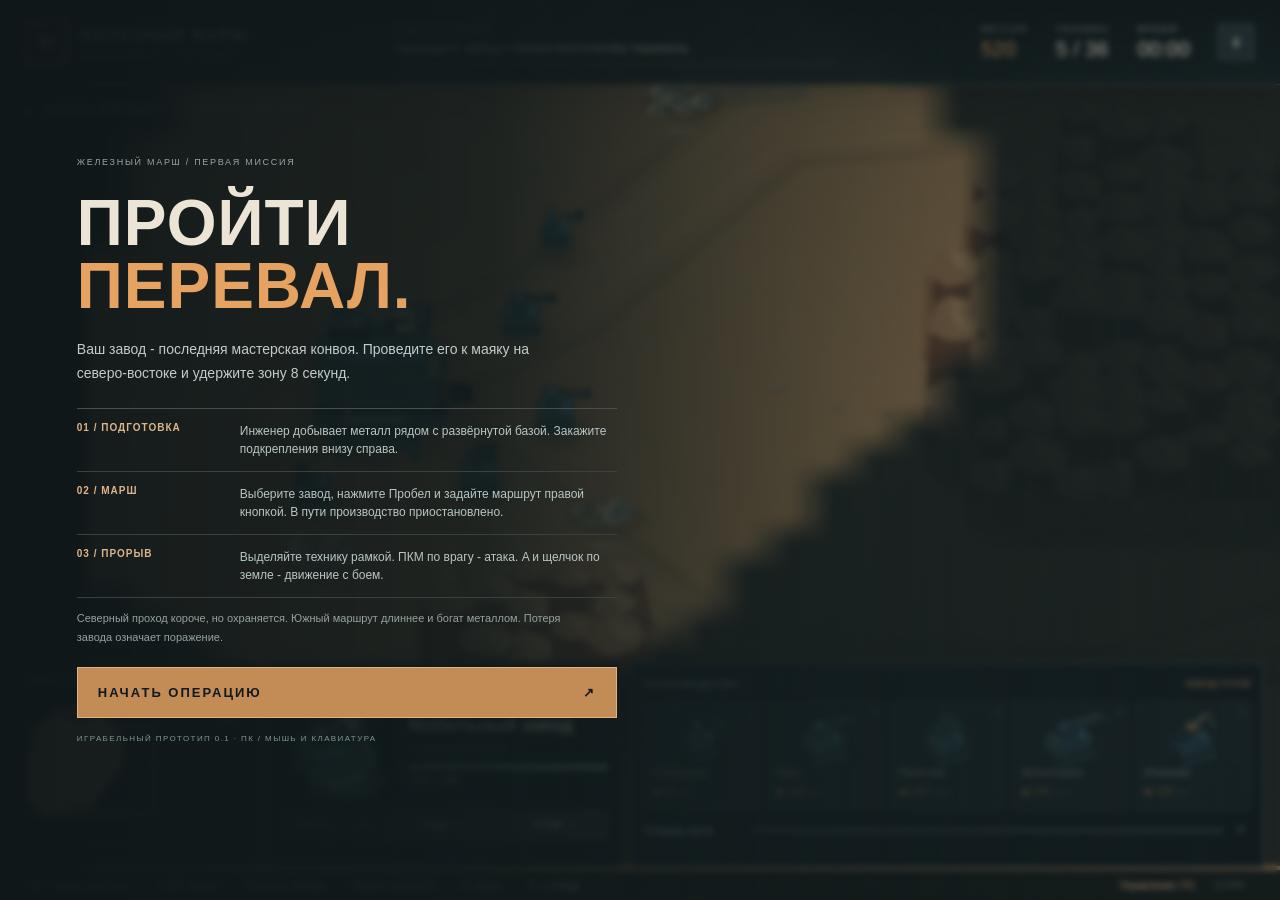
<file: index.html>
<!doctype html>
<html lang="ru"><head><meta charset="utf-8"><meta name="viewport" content="width=device-width,initial-scale=1"><title>Железный марш · Перевал</title><link rel="stylesheet" href="style.css"></head>
<body>
<canvas id="field" aria-label="Поле боя"></canvas>
<header><div class="brand"><span class="mark">IM</span><div>ЖЕЛЕЗНЫЙ МАРШ<small>ОПЕРАЦИЯ 01 / ПЕРЕВАЛ</small></div></div><div class="mission"><span class="eyebrow">ЗАДАЧА КОНВОЯ</span><div id="objective">Проведите завод к северо-восточному перевалу</div><div class="progress"><i id="goal-progress"></i></div></div><div class="stats"><div><span class="eyebrow">МЕТАЛЛ</span><strong id="metal">520</strong></div><div><span class="eyebrow">ТЕХНИКА</span><strong id="population">0 / 36</strong></div><div><span class="eyebrow">ВРЕМЯ</span><strong id="clock">00:00</strong></div><button id="pause" title="Пауза (Esc)">Ⅱ</button></div></header>
<div id="sector"><span class="live"></span> КАНЬОН «РЖАВЫЙ» <b> / </b> <span id="base-state">ЗАВОД РАЗВЁРНУТ</span></div>
<div id="toast" role="status"></div><div id="command-hint"></div>
<aside id="events" aria-live="polite"></aside>
<footer>
<div class="radar"><div class="panel-label">ТАКТИЧЕСКАЯ КАРТА <span>N ↗</span></div><canvas id="minimap" width="240" height="150" aria-label="Миникарта"></canvas></div>
<section class="selection"><div class="panel-label">ВЫБРАНО <span id="selected-count">01</span></div><div class="selection-main"><canvas id="portrait" width="138" height="100"></canvas><div><h2 id="unit-name">Мобильный завод</h2><div id="unit-role">КОМАНДНЫЙ ЦЕНТР</div><div class="health"><i id="health-fill"></i></div><div id="unit-health">2400 / 2400</div></div></div><div class="orders"><button id="deploy">Свернуть завод <kbd>ПРОБЕЛ</kbd></button><button id="stop">Стоп <kbd>H</kbd></button><button id="attack">В бой <kbd>A</kbd></button></div></section>
<section class="production"><div class="panel-label">ПРОИЗВОДСТВО <span id="factory-status">ЗАВОД ГОТОВ</span></div><div id="build-buttons"></div><div class="queue"><span id="queue-label">Очередь пуста</span><div class="queue-track"><i id="queue-fill"></i></div><button id="cancel-build" title="Отменить последний заказ с возвратом металла">×</button></div></section>
</footer>
<div class="controls">ЛКМ / рамка: выделить <span>·</span> ПКМ: приказ <span>·</span> Стрелки: камера <span>·</span> Колесо: масштаб <span>·</span> B: завод <span>·</span> F: к отряду <button id="help">Управление / F1</button><span id="fps"></span></div>
<div id="overlay" class="overlay"><article><div class="eyebrow">ЖЕЛЕЗНЫЙ МАРШ / ПЕРВАЯ МИССИЯ</div><h1>ПРОЙТИ<br><em>ПЕРЕВАЛ.</em></h1><p>Ваш завод - последняя мастерская конвоя. Проведите его к маяку на северо-востоке и удержите зону 8 секунд.</p><div class="briefing"><div><b>01 / ПОДГОТОВКА</b><span>Инженер добывает металл рядом с развёрнутой базой. Закажите подкрепления внизу справа.</span></div><div><b>02 / МАРШ</b><span>Выберите завод, нажмите Пробел и задайте маршрут правой кнопкой. В пути производство приостановлено.</span></div><div><b>03 / ПРОРЫВ</b><span>Выделяйте технику рамкой. ПКМ по врагу - атака. A и щелчок по земле - движение с боем.</span></div></div><p class="subtle">Северный проход короче, но охраняется. Южный маршрут длиннее и богат металлом. Потеря завода означает поражение.</p><button id="start" class="primary">НАЧАТЬ ОПЕРАЦИЮ <span>↗</span></button><div class="version">ИГРАБЕЛЬНЫЙ ПРОТОТИП 0.1 · ПК / МЫШЬ И КЛАВИАТУРА</div></article></div>
<script src="src/sim.js"></script><script src="src/render.js"></script><script src="src/app.js"></script>
</body></html>
</file>
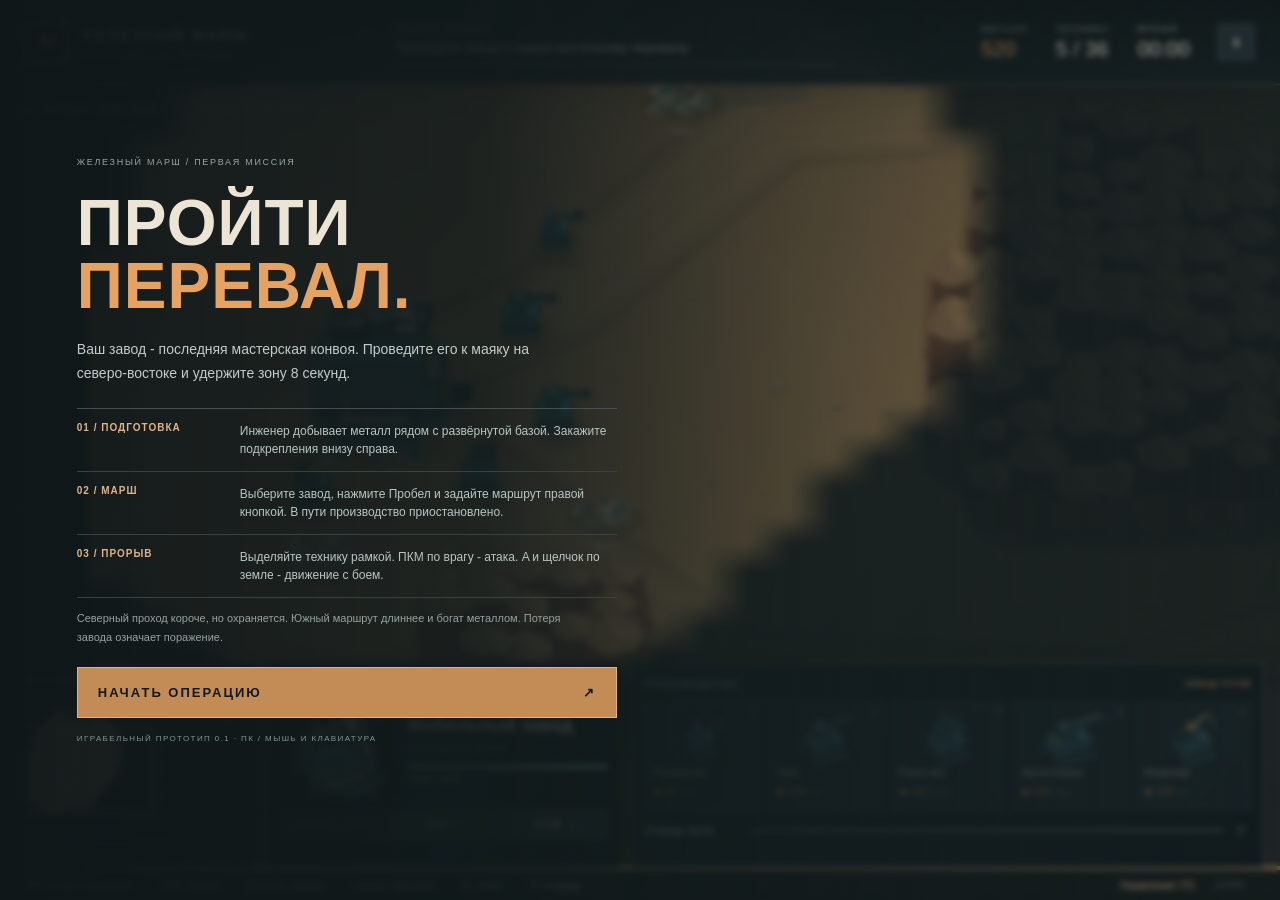
<file: START_GAME.html>
<!doctype html>
<html lang="ru"><head><meta charset="utf-8"><meta name="viewport" content="width=device-width,initial-scale=1"><title>Железный марш · Перевал</title><style>
:root{color-scheme:dark;--ink:#11191b;--panel:#152023;--line:#344044;--cream:#ece4d4;--muted:#99a6a5;--orange:#e6a260;--blue:#71b6cd}*{box-sizing:border-box}body{margin:0;overflow:hidden;background:#151b1d;color:var(--cream);font:13px 'Segoe UI',Arial,sans-serif;user-select:none}button{font:inherit;color:inherit;border:1px solid #465252;background:#233034;cursor:pointer;transition:background .15s,border-color .15s}button:hover{background:#344447;border-color:var(--orange)}button:disabled{opacity:.38;cursor:default}button:focus-visible{outline:2px solid #f5b574;outline-offset:2px}#field{position:absolute;inset:0;width:100%;height:100%;touch-action:none}header{height:85px;position:absolute;top:0;left:0;right:0;display:flex;align-items:center;justify-content:space-between;padding:16px 26px;background:linear-gradient(#10191bf5,#152023ec);border-bottom:1px solid #4b5150;gap:32px;box-shadow:0 8px 40px #0003}.brand{display:flex;align-items:center;gap:12px;font-weight:750;letter-spacing:2px;font-size:15px}.mark{border:2px solid var(--orange);color:var(--orange);font-size:19px;letter-spacing:-2px;width:42px;height:42px;display:grid;place-content:center;transform:skewY(-5deg)}small{display:block;color:var(--muted);font-size:9px;letter-spacing:2px;font-weight:500;margin-top:6px}.eyebrow,.panel-label{font-size:9px;letter-spacing:1.7px;color:var(--muted)}.mission{flex:1;max-width:440px}#objective{font-size:13px;margin-top:5px}.progress{height:2px;background:#394647;margin-top:8px}.progress i{display:block;height:100%;width:0;background:var(--orange)}.stats{display:flex;gap:28px;align-items:center}.stats .eyebrow{display:block}strong{font-size:21px;font-weight:500;display:block;margin-top:3px;font-variant-numeric:tabular-nums}.stats>div:first-child strong{color:var(--orange)}#pause{width:36px;height:36px}#sector{position:absolute;left:26px;top:104px;font-size:10px;letter-spacing:1.4px;color:#f5e9d6;text-shadow:0 1px 4px #000}#sector b{color:#bca48a;margin:0 8px}.live{display:inline-block;width:5px;height:5px;background:#90b8b1;border-radius:50%;margin-right:8px}footer{position:absolute;bottom:32px;left:16px;right:16px;display:grid;grid-template-columns:240px 355px 1fr;gap:10px;height:206px}footer>div,footer>section{background:linear-gradient(135deg,#172327f7,#111b1ff7);border:1px solid #445052;box-shadow:0 4px 25px #0004;padding:12px}.panel-label{display:flex;justify-content:space-between;align-items:center;height:17px}.panel-label span{color:var(--orange);letter-spacing:1px;font-size:8px}.radar{padding:8px 10px}#minimap{display:block;width:100%;height:153px;cursor:crosshair;margin-top:4px;background:#202323;border:1px solid #38474a}.selection-main{display:flex;align-items:center;height:112px;gap:7px}.selection-main>div{flex:1}#portrait{width:122px;height:98px}h2{font-size:18px;line-height:1.15;margin:4px 0 8px;font-weight:550}#unit-role{font-size:8px;color:var(--muted);letter-spacing:1px}.health{height:4px;background:#3e4240;margin:12px 0 5px}.health i{display:block;height:100%;background:#82ada4;width:100%}#unit-health{font-size:10px;color:#c4d2cc;font-variant-numeric:tabular-nums}.orders{display:flex;gap:5px;margin-top:6px}.orders button{font-size:10px;flex:1;padding:8px 4px;white-space:nowrap}kbd{font:8px 'Segoe UI',sans-serif;color:#a5b4b5;margin-left:6px}#build-buttons{display:grid;grid-template-columns:repeat(5,1fr);gap:7px;margin-top:10px}.build-card{position:relative;height:108px;padding:4px;text-align:left;overflow:hidden}.build-card canvas{display:block;width:100%;height:52px}.build-card b{display:block;font-size:11px;font-weight:500;margin:0 4px 5px;white-space:nowrap}.build-card .cost{color:var(--orange);font-size:11px;margin-left:4px}.build-card .key{position:absolute;right:5px;top:4px;font-size:9px;color:#94a2a1}.build-card small{font-size:8px;display:inline;margin-left:5px;letter-spacing:0}.queue{display:flex;align-items:center;gap:8px;margin-top:11px;font-size:10px;color:#a1b4b4}#queue-label{min-width:100px;white-space:nowrap}.queue-track{background:#354145;height:3px;flex:1}.queue-track i{height:100%;width:0;background:var(--orange);display:block}#cancel-build{padding:0 5px;border:0;font-size:17px;line-height:18px;background:transparent}.controls{position:absolute;bottom:0;left:0;right:0;height:30px;background:#10191bf5;display:flex;align-items:center;gap:13px;padding:0 24px;font-size:10px;color:#a6b3b0}.controls>span{color:#596965}.controls button{border:0;background:none;margin-left:auto;color:#d7b18d;font-size:10px}#fps{min-width:42px;font-size:9px}#toast{position:absolute;left:50%;top:125px;transform:translateX(-50%);padding:12px 24px;background:#152023eb;border-left:3px solid var(--orange);opacity:0;transition:opacity .2s;pointer-events:none;font-size:13px}#toast.show{opacity:1}#command-hint{position:absolute;top:160px;left:50%;transform:translateX(-50%);color:#f5d097;letter-spacing:1px;text-shadow:0 2px 4px #000}#events{position:absolute;right:26px;top:110px;pointer-events:none;width:260px;text-align:right;font-size:11px}#events div{margin-bottom:9px;color:#e8d9c1;text-shadow:0 2px 4px #000;background:#172024bb;padding:8px 12px;border-right:2px solid #ad7652}.overlay{position:absolute;inset:0;background:linear-gradient(90deg,#101719f5 0%,#111a1be8 38%,#111a1b33 100%);display:flex;align-items:center;padding:30px 6vw;backdrop-filter:blur(3px)}.overlay.hidden{display:none}.overlay article{max-width:540px}.overlay h1{font-size:clamp(36px,5vw,72px);line-height:.98;letter-spacing:1px;margin:25px 0 20px;font-weight:800}.overlay em{font-style:normal;color:var(--orange)}.overlay p{line-height:1.7;color:#c2ccca;font-size:14px;max-width:490px}.briefing{border-top:1px solid #46504e;margin-top:23px}.briefing>div{display:grid;grid-template-columns:148px 1fr;gap:15px;padding:13px 0;border-bottom:1px solid #384340}.briefing b{font-size:10px;letter-spacing:1px;color:#deb48b}.briefing span{font-size:12px;line-height:1.5;color:#b8c6c3}.overlay .subtle{font-size:11px;color:#94a39f}.primary{display:flex;justify-content:space-between;width:100%;padding:17px 20px;background:#c38b56;color:#101a1c;border:1px solid #e0b480;font-weight:750;letter-spacing:2px;margin-top:20px}.primary:hover{background:#e1ac76}.version{font-size:8px;letter-spacing:1.4px;color:#7f9690;margin-top:16px}@media(max-width:1100px){header{padding:12px 16px;gap:18px}.stats{gap:15px}.brand{font-size:12px;letter-spacing:1px}footer{grid-template-columns:190px 300px 1fr;gap:7px;left:9px;right:9px}.build-card b{font-size:9px}.build-card{padding:2px}.selection-main{gap:0}#portrait{width:95px}.controls{font-size:9px;gap:7px}.orders button{font-size:9px}kbd{font-size:7px;margin-left:2px}}@media(max-height:720px){.overlay h1{font-size:42px;margin:15px 0}.overlay p{font-size:12px}.briefing>div{padding:8px 0}.overlay article{max-width:500px}.primary{padding:12px;margin-top:12px}.version{margin-top:10px}footer{height:185px}.build-card{height:92px}.build-card canvas{height:41px}.selection-main{height:95px}#minimap{height:134px}}

</style></head>
<body>
<canvas id="field" aria-label="Поле боя"></canvas>
<header><div class="brand"><span class="mark">IM</span><div>ЖЕЛЕЗНЫЙ МАРШ<small>ОПЕРАЦИЯ 01 / ПЕРЕВАЛ</small></div></div><div class="mission"><span class="eyebrow">ЗАДАЧА КОНВОЯ</span><div id="objective">Проведите завод к северо-восточному перевалу</div><div class="progress"><i id="goal-progress"></i></div></div><div class="stats"><div><span class="eyebrow">МЕТАЛЛ</span><strong id="metal">520</strong></div><div><span class="eyebrow">ТЕХНИКА</span><strong id="population">0 / 36</strong></div><div><span class="eyebrow">ВРЕМЯ</span><strong id="clock">00:00</strong></div><button id="pause" title="Пауза (Esc)">Ⅱ</button></div></header>
<div id="sector"><span class="live"></span> КАНЬОН «РЖАВЫЙ» <b> / </b> <span id="base-state">ЗАВОД РАЗВЁРНУТ</span></div>
<div id="toast" role="status"></div><div id="command-hint"></div>
<aside id="events" aria-live="polite"></aside>
<footer>
<div class="radar"><div class="panel-label">ТАКТИЧЕСКАЯ КАРТА <span>N ↗</span></div><canvas id="minimap" width="240" height="150" aria-label="Миникарта"></canvas></div>
<section class="selection"><div class="panel-label">ВЫБРАНО <span id="selected-count">01</span></div><div class="selection-main"><canvas id="portrait" width="138" height="100"></canvas><div><h2 id="unit-name">Мобильный завод</h2><div id="unit-role">КОМАНДНЫЙ ЦЕНТР</div><div class="health"><i id="health-fill"></i></div><div id="unit-health">2400 / 2400</div></div></div><div class="orders"><button id="deploy">Свернуть завод <kbd>ПРОБЕЛ</kbd></button><button id="stop">Стоп <kbd>H</kbd></button><button id="attack">В бой <kbd>A</kbd></button></div></section>
<section class="production"><div class="panel-label">ПРОИЗВОДСТВО <span id="factory-status">ЗАВОД ГОТОВ</span></div><div id="build-buttons"></div><div class="queue"><span id="queue-label">Очередь пуста</span><div class="queue-track"><i id="queue-fill"></i></div><button id="cancel-build" title="Отменить последний заказ с возвратом металла">×</button></div></section>
</footer>
<div class="controls">ЛКМ / рамка: выделить <span>·</span> ПКМ: приказ <span>·</span> Стрелки: камера <span>·</span> Колесо: масштаб <span>·</span> B: завод <span>·</span> F: к отряду <button id="help">Управление / F1</button><span id="fps"></span></div>
<div id="overlay" class="overlay"><article><div class="eyebrow">ЖЕЛЕЗНЫЙ МАРШ / ПЕРВАЯ МИССИЯ</div><h1>ПРОЙТИ<br><em>ПЕРЕВАЛ.</em></h1><p>Ваш завод - последняя мастерская конвоя. Проведите его к маяку на северо-востоке и удержите зону 8 секунд.</p><div class="briefing"><div><b>01 / ПОДГОТОВКА</b><span>Инженер добывает металл рядом с развёрнутой базой. Закажите подкрепления внизу справа.</span></div><div><b>02 / МАРШ</b><span>Выберите завод, нажмите Пробел и задайте маршрут правой кнопкой. В пути производство приостановлено.</span></div><div><b>03 / ПРОРЫВ</b><span>Выделяйте технику рамкой. ПКМ по врагу - атака. A и щелчок по земле - движение с боем.</span></div></div><p class="subtle">Северный проход короче, но охраняется. Южный маршрут длиннее и богат металлом. Потеря завода означает поражение.</p><button id="start" class="primary">НАЧАТЬ ОПЕРАЦИЮ <span>↗</span></button><div class="version">ИГРАБЕЛЬНЫЙ ПРОТОТИП 0.1 · ПК / МЫШЬ И КЛАВИАТУРА</div></article></div>
<script>
(function (root) {
'use strict';
const CELL=50, COLS=48, ROWS=36, WIDTH=CELL*COLS, HEIGHT=CELL*ROWS;
const TYPES={
 base:{name:'Мобильный завод',role:'КОМАНДНЫЙ ЦЕНТР',hp:2400,speed:57,radius:47,range:240,damage:18,reload:1.2,vision:420},
 scout:{name:'Разведчик',role:'ОБЗОР И ФЛАНГОВЫЕ АТАКИ',hp:150,speed:145,radius:13,range:190,damage:9,reload:.55,vision:520,cost:90,time:5},
 tank:{name:'Танк',role:'ОСНОВНАЯ БРОНЕТЕХНИКА',hp:420,speed:81,radius:21,range:275,damage:38,reload:1.7,vision:340,cost:150,time:8},
 rocket:{name:'Ракетчик',role:'ПРОТИВ ТЯЖЁЛОЙ БРОНИ',hp:210,speed:89,radius:18,range:340,damage:69,reload:3.2,vision:350,cost:180,time:10},
 artillery:{name:'Артиллерия',role:'ДАЛЬНОБОЙНАЯ ПОДДЕРЖКА',hp:180,speed:60,radius:22,range:540,minRange:120,damage:82,reload:4.7,vision:290,cost:240,time:13},
 engineer:{name:'Инженер',role:'ДОБЫЧА МЕТАЛЛА И РЕМОНТ',hp:190,speed:100,radius:17,range:0,damage:0,reload:0,vision:300,cost:100,time:6},
 turret:{name:'Сторожевая башня',role:'ОБОРОНИТЕЛЬНАЯ ПОЗИЦИЯ',hp:550,speed:0,radius:25,range:360,damage:24,reload:1.25,vision:360}
};
const dist=(a,b)=>Math.hypot(a.x-b.x,a.y-b.y);
const clamp=(v,a,b)=>Math.max(a,Math.min(b,v));
function makeMap(){
 const blocks=new Uint8Array(COLS*ROWS);
 function patch(x,y,w,h){for(let j=y;j<y+h;j++)for(let i=x;i<x+w;i++)blocks[j*COLS+i]=1;}
 patch(21,13,7,11);patch(23,11,3,3);patch(20,16,2,6);patch(27,17,3,5);patch(8,4,6,3);patch(34,25,5,5);patch(8,27,5,4);patch(37,3,4,2);
 return blocks;
}
function walkable(blocks,x,y,radius=12){
 if(x<radius+4||y<radius+4||x>WIDTH-radius-4||y>HEIGHT-radius-4)return false;
 const r=radius*.78;
 for(const [dx,dy] of [[0,0],[-r,-r],[r,-r],[-r,r],[r,r]])if(blocks[Math.floor((y+dy)/CELL)*COLS+Math.floor((x+dx)/CELL)])return false;
 return true;
}
function lineClear(blocks,a,b,radius=0){
 if(!walkable(blocks,a.x,a.y,radius)||!walkable(blocks,b.x,b.y,radius))return false;
 // Exact segment versus expanded rock cells: sampling can miss a clipped corner.
 const pad=radius*.78+.1,dx=b.x-a.x,dy=b.y-a.y;
 const ix0=clamp(Math.floor((Math.min(a.x,b.x)-pad)/CELL),0,COLS-1),ix1=clamp(Math.floor((Math.max(a.x,b.x)+pad)/CELL),0,COLS-1),iy0=clamp(Math.floor((Math.min(a.y,b.y)-pad)/CELL),0,ROWS-1),iy1=clamp(Math.floor((Math.max(a.y,b.y)+pad)/CELL),0,ROWS-1);
 for(let j=iy0;j<=iy1;j++)for(let i=ix0;i<=ix1;i++){if(!blocks[j*COLS+i])continue;let enter=0,leave=1,hit=true;for(const [p,v,lo,hi]of [[a.x,dx,i*CELL-pad,(i+1)*CELL+pad],[a.y,dy,j*CELL-pad,(j+1)*CELL+pad]]){if(Math.abs(v)<1e-10){if(p<lo||p>hi){hit=false;break;}}else{const t1=(lo-p)/v,t2=(hi-p)/v;enter=Math.max(enter,Math.min(t1,t2));leave=Math.min(leave,Math.max(t1,t2));if(enter>leave){hit=false;break;}}}if(hit)return false;}return true;
}
function findPath(blocks,start,end,radius=14){
 if(!walkable(blocks,end.x,end.y,radius))return null;
 if(lineClear(blocks,start,end,radius))return [{x:end.x,y:end.y}];
 const sx=clamp(Math.floor(start.x/CELL),0,COLS-1),sy=clamp(Math.floor(start.y/CELL),0,ROWS-1),ex=Math.floor(end.x/CELL),ey=Math.floor(end.y/CELL),s=sy*COLS+sx,e=ey*COLS+ex;
 const scores=new Float64Array(COLS*ROWS).fill(Infinity),parent=new Int32Array(COLS*ROWS).fill(-1),closed=new Uint8Array(COLS*ROWS),open=[s];scores[s]=0;
 const h=k=>Math.hypot(k%COLS-ex,Math.floor(k/COLS)-ey);let found=false;
 while(open.length){let bi=0,best=Infinity;for(let i=0;i<open.length;i++){let f=scores[open[i]]+h(open[i]);if(f<best){best=f;bi=i;}}const k=open.splice(bi,1)[0];if(k===e){found=true;break;}if(closed[k])continue;closed[k]=1;const x=k%COLS,y=Math.floor(k/COLS);
  for(const [dx,dy]of [[1,0],[-1,0],[0,1],[0,-1],[1,1],[1,-1],[-1,1],[-1,-1]]){const nx=x+dx,ny=y+dy;if(nx<0||ny<0||nx>=COLS||ny>=ROWS)continue;const nk=ny*COLS+nx;if(closed[nk]||!walkable(blocks,(nx+.5)*CELL,(ny+.5)*CELL,radius))continue;
   if(dx&&dy&&(!walkable(blocks,(x+dx+.5)*CELL,(y+.5)*CELL,radius)||!walkable(blocks,(x+.5)*CELL,(y+dy+.5)*CELL,radius)))continue;
   const ns=scores[k]+(dx&&dy?1.4143:1);if(ns<scores[nk]){scores[nk]=ns;parent[nk]=k;open.push(nk);}
  }
 }
 if(!found)return null;
 const pts=[{x:end.x,y:end.y}];let k=e;
 while(k!==s&&k>=0){pts.push({x:(k%COLS+.5)*CELL,y:(Math.floor(k/COLS)+.5)*CELL});k=parent[k];}
 pts.reverse();const smooth=[];let last=start;
 for(let i=0;i<pts.length;){let j=pts.length-1;while(j>i&&!lineClear(blocks,last,pts[j],radius))j--;smooth.push(pts[j]);last=pts[j];i=j+1;}
 return smooth;
}
class Game{
 constructor(){this.blocks=makeMap();this.units=[];this.resources=[];this.projectiles=[];this.effects=[];this.events=[];this.nextId=1;this.time=0;this.money=[520,650];this.queues=[[],[]];this.started=false;this.paused=false;this.result=null;this.goalHold=0;this.goal={x:2220,y:265,radius:150};this.fog=new Uint8Array(COLS*ROWS);this.visible=new Uint8Array(COLS*ROWS);this.fogTick=0;this.aiTick=0;this.nextRaid=75;this.wave=0;this.eventSeq=0;this.kills=0;this.metalMined=0;this.aiRelocated=false;
  this.base=this.spawn('base',0,345,965);this.base.deployed=1;this.base.mode='deployed';
  this.enemyBase=this.spawn('base',1,2025,1110);this.enemyBase.deployed=1;this.enemyBase.mode='deployed';
  this.spawn('tank',0,510,840);this.spawn('tank',0,550,1010);this.spawn('scout',0,550,690);this.spawn('rocket',0,460,1120);this.spawn('engineer',0,265,1140);
  this.spawn('tank',1,1860,930);this.spawn('tank',1,1940,1250);this.spawn('scout',1,1810,1160);this.spawn('engineer',1,2150,1220);
  this.spawn('turret',1,1730,440);this.spawn('turret',1,2070,370);this.spawn('turret',1,1570,1430);
  for(const [x,y,amount]of [[280,1250,560],[610,1170,350],[700,430,1100],[980,1430,1400],[1560,1180,800],[2160,1330,1500],[1580,610,850]])this.addResource(x,y,amount);
  this.updateFog();
 }
 spawn(type,team,x,y){const t=TYPES[type];const u={id:this.nextId++,type,team,x,y,hp:t.hp,maxHp:t.hp,angle:team?Math.PI:0,turret:team?Math.PI:0,path:[],order:'idle',target:null,cooldown:0,repath:0,moving:false,travel:0,cargo:0,work:0,flash:0,recoil:0};this.units.push(u);return u;}
 addResource(x,y,amount,scrap=false){const r={id:this.nextId++,x,y,amount,max:amount,scrap};this.resources.push(r);return r;}
 event(text,kind='info'){this.events.push({id:++this.eventSeq,time:this.time,text,kind});if(this.events.length>20)this.events.shift();}
 population(team){return this.units.filter(u=>u.hp>0&&u.team===team&&u.type!=='base'&&u.type!=='turret').length;}
 enqueue(type,team=0){const t=TYPES[type],base=team?this.enemyBase:this.base;if(!t||!t.cost||base.hp<=0||this.result)return false;
  if(base.mode!=='deployed'){if(!team)this.event('Сначала разверните завод', 'notice');return false;}
  if(this.money[team]<t.cost){if(!team)this.event('Недостаточно металла', 'notice');return false;}
  if(this.population(team)+this.queues[team].length>=36){if(!team)this.event('Лимит техники: 36 машин','notice');return false;}
  if(this.queues[team].length>=8){if(!team)this.event('Очередь заполнена','notice');return false;}
  this.money[team]-=t.cost;this.queues[team].push({type,remaining:t.time,total:t.time});return true;
 }
 cancel(team=0){const job=this.queues[team].pop();if(job){this.money[team]+=TYPES[job.type].cost;return true;}return false;}
 toggleBase(){const b=this.base;if(b.hp<=0||this.result)return false;if(b.mode==='packing'||b.mode==='deploying')return false;b.path=[];b.order='idle';b.mode=b.mode==='deployed'?'packing':'deploying';this.event(b.mode==='packing'?'Завод складывается. Приготовьте охранение.':'Развёртывание завода: 3 секунды');return true;}
 move(u,x,y,order='move'){if(u.hp<=0||!TYPES[u.type].speed)return false;if(u.type==='base'&&u.mode!=='mobile'){if(!u.team)this.event('Сверните завод: Пробел','notice');return false;}const path=findPath(this.blocks,u,{x,y},TYPES[u.type].radius);if(!path)return false;u.path=path;u.order=order;u.target=null;u.repath=0;return true;}
 command(ids,x,y,targetId=null,attackMove=false){const selected=this.units.filter(u=>ids.includes(u.id)&&!u.team&&u.hp>0);const target=this.units.find(u=>u.id===targetId&&u.team&&this.isVisible(u));const resource=this.resources.find(r=>r.amount>0&&Math.hypot(r.x-x,r.y-y)<55);const repair=this.units.find(u=>u.team===0&&u.hp>0&&u.hp<u.maxHp&&dist(u,{x,y})<TYPES[u.type].radius+20);let issued=0;
  const side=Math.ceil(Math.sqrt(selected.length)),spacing=52;
  selected.forEach((u,i)=>{if(u.type==='engineer'&&resource){u.order='mine';u.target=resource.id;u.mineTarget=resource.id;u.work=0;u.path=[];issued++;return;}if(u.type==='engineer'&&repair&&repair.id!==u.id){u.order='repair';u.target=repair.id;u.path=[];issued++;return;}if(target&&TYPES[u.type].damage){u.order='attack';u.target=target.id;u.path=[];u.repath=0;issued++;return;}
   let dx=selected.length>1?(i%side-(side-1)/2)*spacing:0,dy=selected.length>1?(Math.floor(i/side)-(side-1)/2)*spacing:0;
   if(this.move(u,clamp(x+dx,55,WIDTH-55),clamp(y+dy,55,HEIGHT-55),attackMove?'assault':'move'))issued++;else if(this.move(u,x,y,attackMove?'assault':'move'))issued++;
  });if(!issued&&!target)this.event('Маршрут недоступен','notice');return issued;
 }
 stop(ids){for(const u of this.units)if(!u.team&&ids.includes(u.id)){u.path=[];u.order='hold';u.target=null;u.moving=false;}}
 isVisible(u){return u.team===0||!!this.visible[clamp(Math.floor(u.y/CELL),0,ROWS-1)*COLS+clamp(Math.floor(u.x/CELL),0,COLS-1)];}
 updateFog(){this.visible.fill(0);for(const u of this.units){if(u.team||u.hp<=0)continue;const r=TYPES[u.type].vision,x=Math.floor(u.x/CELL),y=Math.floor(u.y/CELL),n=Math.ceil(r/CELL);for(let j=Math.max(0,y-n);j<=Math.min(ROWS-1,y+n);j++)for(let i=Math.max(0,x-n);i<=Math.min(COLS-1,x+n);i++)if(Math.hypot((i+.5)*CELL-u.x,(j+.5)*CELL-u.y)<r){this.visible[j*COLS+i]=1;this.fog[j*COLS+i]=1;}}}
 advance(u,dt){u.moving=false;if(!u.path.length)return;const p=u.path[0],d=dist(u,p),v=TYPES[u.type].speed*dt;if(d<=v+1){u.x=p.x;u.y=p.y;u.path.shift();}else{const dx=(p.x-u.x)/d,dy=(p.y-u.y)/d;u.x+=dx*v;u.y+=dy*v;u.angle=Math.atan2(dy,dx);u.travel+=v;u.moving=true;}}
 routeNear(u,target,reach=50){if(u.path.length)return;let x=target.x,y=target.y;const d=dist(u,target);if(d>1){x+=(u.x-target.x)/d*reach;y+=(u.y-target.y)/d*reach;}const path=findPath(this.blocks,u,{x,y},TYPES[u.type].radius);if(path)u.path=path;}
 worker(u,dt){const base=u.team?this.enemyBase:this.base;if(base.hp<=0)return;
  if(u.order==='hold'||u.order==='move'){this.advance(u,dt);if(u.order==='move'&&!u.path.length)u.order='idle';return;}
  if(u.order==='repair'){const t=this.units.find(v=>v.id===u.target&&v.hp>0);if(!t||t.hp>=t.maxHp){u.order='idle';u.path=[];return;}if(dist(u,t)<TYPES[t.type].radius+50){u.path=[];u.moving=false;t.hp=Math.min(t.maxHp,t.hp+28*dt);u.work+=dt;}else this.routeNear(u,t,TYPES[t.type].radius+30);this.advance(u,dt);return;}
  if(u.cargo>=40||u.order==='deliver'){
   u.order='deliver';if(dist(u,base)<95){u.path=[];u.moving=false;if(base.mode==='deployed'){this.money[u.team]+=u.cargo;if(!u.team)this.metalMined+=u.cargo;u.cargo=0;u.order='idle';u.target=u.mineTarget||null;}}else{u.repath-=dt;if(u.repath<=0){u.path=[];u.repath=2;}this.routeNear(u,base,65);this.advance(u,dt);}return;
  }
  let r=this.resources.find(r=>r.id===u.target&&r.amount>0);if(!r){const rs=this.resources.filter(r=>r.amount>0&&dist(r,base)<(u.team?600:520));rs.sort((a,b)=>dist(a,u)-dist(b,u));r=rs[0];u.target=r?.id;u.path=[];}
  if(!r){if(u.cargo>0){u.order='deliver';}else u.order='idle';u.moving=false;return;}
  u.order='mine';if(dist(u,r)<60){u.path=[];u.moving=false;u.angle=Math.atan2(r.y-u.y,r.x-u.x);u.work+=dt;const amount=Math.min(r.amount,13*dt,40-u.cargo);u.cargo+=amount;r.amount-=amount;if(r.amount<=0&&u.cargo>0)u.order='deliver';}else{this.routeNear(u,r,38);this.advance(u,dt);}
 }
 acquire(u){let best=null,bd=Infinity;const t=TYPES[u.type];for(const v of this.units){if(v.team===u.team||v.hp<=0||(!u.team&&!this.isVisible(v)))continue;const d=dist(u,v);if(d<t.range+80&&d>=(t.minRange||0)&&d<bd&&lineClear(this.blocks,u,v)){best=v;bd=d;}}return best;}
 fire(u,target){const t=TYPES[u.type];u.cooldown=t.reload;u.flash=.12;u.recoil=1;u.turret=Math.atan2(target.y-u.y,target.x-u.x);this.projectiles.push({x:u.x,y:u.y,fromX:u.x,fromY:u.y,target:target.id,tx:target.x,ty:target.y,team:u.team,speed:u.type==='rocket'?390:u.type==='artillery'?470:760,damage:t.damage,type:u.type,age:0});}
 damage(u,amount){if(u.hp<=0)return;u.hp-=amount;u.hit=.15;if(u.hp<=0){u.hp=0;u.path=[];this.effects.push({kind:'explosion',x:u.x,y:u.y,size:u.type==='base'?100:32,age:0,life:1.7});if(u.type!=='base'){this.addResource(u.x,u.y,u.type==='turret'?50:Math.floor((TYPES[u.type].cost||90)*.3),true);}if(u.team)this.kills++;if(u.type==='base')this.event(u.team?'Вражеский завод уничтожен. Путь к перевалу открыт.':'Командный завод потерян','combat');}}
 combat(u,dt){const t=TYPES[u.type];if(!t.damage)return;let target=this.units.find(v=>v.id===u.target&&v.hp>0&&v.team!==u.team);const explicit=u.order==='attack';if(target&&!u.team&&!this.isVisible(target)){if(explicit){this.move(u,target.x,target.y,'assault');}target=null;u.target=null;}
  if(!explicit&&target&&(dist(u,target)>t.range+80||dist(u,target)<(t.minRange||0)))target=null;
  if(!explicit&&(u.order==='move'||(u.type==='base'&&u.mode!=='deployed')))target=null;
  else if(!target){target=this.acquire(u);if(target&&!explicit)u.target=target.id;}
  if(!target){if(explicit){u.order='idle';u.target=null;u.path=[];}return;}
  const d=dist(u,target),clear=lineClear(this.blocks,u,target);u.turret=Math.atan2(target.y-u.y,target.x-u.x);
  if(d<=t.range&&d>=(t.minRange||0)&&clear){if(explicit||u.order==='assault')u.moving=false;if(u.cooldown<=0)this.fire(u,target);}
  else if(explicit&&t.speed&&u.type!=='base'){u.repath-=dt;if(u.repath<=0){u.path=[];u.repath=.8;let distance=d<(t.minRange||0)?-(t.minRange+80):t.range*.8;const nx=target.x+(u.x-target.x)/Math.max(d,1)*distance,ny=target.y+(u.y-target.y)/Math.max(d,1)*distance;u.path=findPath(this.blocks,u,{x:clamp(nx,30,WIDTH-30),y:clamp(ny,30,HEIGHT-30)},t.radius)||[];}this.advance(u,dt);}
 }
 updateAI(dt){this.aiTick-=dt;if(this.aiTick>0)return;this.aiTick=3;if(this.enemyBase.hp<=0)return;
  if(this.queues[1].length<2){let type=this.population(1)<5?'tank':['scout','tank','rocket','tank','artillery'][Math.floor(this.time/7)%5];if(!this.units.some(u=>u.team&&u.type==='engineer'&&u.hp>0))type='engineer';this.enqueue(type,1);}
  if(this.time>this.nextRaid){this.wave++;this.nextRaid=this.time+65;const troops=this.units.filter(u=>u.team&&u.hp>0&&!['base','engineer','turret'].includes(u.type));for(const u of troops){u.order='attack';u.target=this.base.id;u.path=[];u.repath=0;}this.event('Разведка: вражеская группа выдвинулась к заводу','combat');}
  if(!this.aiRelocated&&this.money[1]<150&&!this.resources.some(r=>r.amount>30&&dist(r,this.enemyBase)<600)){
   const b=this.enemyBase;if(b.mode==='deployed'){b.mode='packing';this.aiRelocated=true;this.event('Противник сворачивает производство и меняет позицию');}
  }
 }
 update(dt){if(!this.started||this.paused||this.result)return;dt=Math.min(dt,.1);this.time+=dt;this.fogTick-=dt;if(this.fogTick<=0){this.updateFog();this.fogTick=.2;}this.updateAI(dt);
  for(let team=0;team<2;team++){const b=team?this.enemyBase:this.base;const job=this.queues[team][0];if(job&&b.hp>0&&b.mode==='deployed'){job.remaining-=dt;if(job.remaining<=0){let p=null;for(let i=0;i<24;i++){const a=i*2.4,r=105+Math.floor(i/8)*45,x=b.x+Math.cos(a)*r,y=b.y+Math.sin(a)*r;if(walkable(this.blocks,x,y,TYPES[job.type].radius)){p={x,y};break;}}if(p){const u=this.spawn(job.type,team,p.x,p.y);this.queues[team].shift();if(!team)this.event(TYPES[job.type].name+': машина готова');else if(this.time>75&&u.type!=='engineer'){u.order='attack';u.target=this.base.id;}}}}
  }
  for(const u of this.units){if(u.hp<=0)continue;u.cooldown-=dt;u.flash=Math.max(0,u.flash-dt);u.hit=Math.max(0,(u.hit||0)-dt);u.recoil=Math.max(0,u.recoil-dt*4);u.moving=false;
   if(u.type==='base'){if(u.mode==='packing'){u.deployed=Math.max(0,u.deployed-dt/3);if(u.deployed===0){u.mode='mobile';if(u.team&&this.aiRelocated)this.move(u,1550,1150);}}else if(u.mode==='deploying'){u.deployed=Math.min(1,u.deployed+dt/3);if(u.deployed===1)u.mode='deployed';}if(u.mode==='mobile'){this.advance(u,dt);if(u.team&&this.aiRelocated&&!u.path.length){u.mode='deploying';}}}
   else if(u.type==='engineer'){this.worker(u,dt);continue;}
   else if(u.order!=='attack'){let firing=false;if(u.order==='assault'){const v=this.acquire(u);firing=v&&dist(u,v)<=TYPES[u.type].range&&dist(u,v)>=(TYPES[u.type].minRange||0);}if(!firing)this.advance(u,dt);if(!u.path.length&&(u.order==='move'||u.order==='assault')){u.order='idle';u.target=null;}}
   this.combat(u,dt);
  }
  // Gentle separation preserves path clearance and prevents units stacking at a destination.
  const live=this.units.filter(u=>u.hp>0);for(let i=0;i<live.length;i++)for(let j=i+1;j<live.length;j++){const a=live[i],b=live[j];if(a.type==='turret'&&b.type==='turret')continue;const d=dist(a,b),min=(TYPES[a.type].radius+TYPES[b.type].radius)*.8;if(d<min&&d>.01){const push=(min-d)*.18,dx=(a.x-b.x)/d*push,dy=(a.y-b.y)/d*push;for(const [u,s]of [[a,1],[b,-1]])if(TYPES[u.type].speed&&u.type!=='base'&&walkable(this.blocks,u.x+dx*s,u.y+dy*s,TYPES[u.type].radius)){u.x+=dx*s;u.y+=dy*s;}}}
  for(const p of this.projectiles){p.age+=dt;const target=this.units.find(u=>u.id===p.target&&u.hp>0);if(target){p.tx=target.x;p.ty=target.y;}const d=Math.hypot(p.tx-p.x,p.ty-p.y);if(d<p.speed*dt){p.dead=true;this.effects.push({kind:'impact',x:p.tx,y:p.ty,size:p.type==='artillery'?43:20,age:0,life:.65});if(target){this.damage(target,p.damage);if(p.type==='artillery')for(const u of live)if(u.id!==target.id&&u.team!==p.team&&dist(u,target)<85)this.damage(u,p.damage*.35);}}else{p.x+=(p.tx-p.x)/d*p.speed*dt;p.y+=(p.ty-p.y)/d*p.speed*dt;}}
  this.projectiles=this.projectiles.filter(p=>!p.dead&&p.age<8);for(const e of this.effects)e.age+=dt;this.effects=this.effects.filter(e=>e.age<e.life);
  if(this.base.hp<=0){this.result='defeat';return;}
  const atGoal=dist(this.base,this.goal)<this.goal.radius,blocked=this.units.some(u=>u.team&&u.hp>0&&dist(u,this.goal)<300);this.goalHold=atGoal&&!blocked?this.goalHold+dt:Math.max(0,this.goalHold-dt*2);if(this.goalHold>=8)this.result='victory';
 }
}
const API={Game,TYPES,CELL,COLS,ROWS,WIDTH,HEIGHT,dist,clamp,walkable,lineClear,findPath,makeMap};if(typeof module!=='undefined')module.exports=API;root.Iron=API;
})(typeof globalThis!=='undefined'?globalThis:this);

</script><script>
(function(root){
'use strict';
const {WIDTH,HEIGHT,CELL,COLS,ROWS,TYPES,clamp}=Iron, SY=.66;
function rng(seed){return()=>{seed=(Math.imul(seed,1664525)+1013904223)>>>0;return seed/4294967296;};}
function polygon(c,pts,fill,stroke){c.beginPath();pts.forEach((p,i)=>i?c.lineTo(p[0],p[1]):c.moveTo(p[0],p[1]));c.closePath();if(fill){c.fillStyle=fill;c.fill();}if(stroke){c.strokeStyle=stroke;c.stroke();}}
function vehicle(ctx,u,scale=1,time=0){
 const team=u.team?'#c77c49':'#5e9cae',light=u.team?'#ecb175':'#a5c9ce',dark=u.team?'#75452e':'#365e69';let angle=u.angle||0;
 const P=(x,y,z=0)=>{const ca=Math.cos(angle),sa=Math.sin(angle);return [(x*ca-y*sa)*scale,((x*sa+y*ca)*SY-z)*scale];};
 const poly=(pts,color,stroke)=>polygon(ctx,pts.map(p=>P(...p)),color,stroke);
 function box(x,y,w,h,z,d,color=team){const a=[[x-w/2,y-h/2,z],[x+w/2,y-h/2,z],[x+w/2,y+h/2,z],[x-w/2,y+h/2,z]],b=a.map(p=>[p[0],p[1],p[2]+d]);poly([a[0],a[1],b[1],b[0]],dark);poly([a[1],a[2],b[2],b[1]],'#243234');poly([a[2],a[3],b[3],b[2]],dark);poly([a[3],a[0],b[0],b[3]],'#263539');poly(b,color,'#162529');}
 function line(x,y,z,x2,y2,z2,color,width=1){const a=P(x,y,z),b=P(x2,y2,z2);ctx.strokeStyle=color;ctx.lineWidth=width*scale;ctx.beginPath();ctx.moveTo(...a);ctx.lineTo(...b);ctx.stroke();}
 function wheels(len,y,big=false){box(0,y,len,big?18:10,1,big?17:8,'#222d2b');const n=big?9:5;for(let i=0;i<n;i++){const x=-len/2+5+i*(len-10)/(n-1);box(x,y,len/n-2,big?19:11,2,big?15:7,i%2?'#414a43':'#303a35');line(x,y-(big?9:5),big?18:10,x+2,y+(big?9:5),big?18:10,'#667067',.8);}if(u.moving){for(let i=0;i<n;i++){const x=-len/2+((i*len/n+u.travel)%len);line(x,y-5,11,x,y+5,11,'#8a9689',1);}}}
 ctx.save();ctx.globalAlpha=.35;const shadow=ctx.createRadialGradient(5,7,0,5,7,u.type==='base'?130*scale:42*scale);shadow.addColorStop(0,'#111812');shadow.addColorStop(1,'#11181200');ctx.fillStyle=shadow;ctx.beginPath();ctx.ellipse(7*scale,9*scale,u.type==='base'?135*scale:42*scale,u.type==='base'?72*scale:23*scale,0,0,Math.PI*2);ctx.fill();ctx.restore();
 if(u.type==='base'){
  const d=u.deployed||0;wheels(150,-48,true);wheels(150,48,true);box(-5,0,142,86,17,26,'#596a63');box(-7,0,122,72,43,24,team);
  for(const side of [-1,1]){box(-8,side*(53+d*40),100,32,10,20,d>.1?'#566660':team);box(-8,side*(53+d*40),85,24,30,4,'#83938a');for(let i=-2;i<=2;i++)line(i*17-8,side*(53+d*40)-10,35,i*17-8,side*(53+d*40)+10,35,'#394e4b',2);if(d>.2){box(-45,side*(65+d*42),10,12,0,25,'#7f8170');box(40,side*(65+d*42),10,12,0,25,'#7f8170');line(-40,side*40,37,-40,side*(52+d*40),32,'#d4ad74',3);}}
  box(-38,0,38,49,67,14,'#89998e');box(35,-6,39,45,66,20,'#c1bca0');box(49,-6,15,36,86,6,'#697c74');box(58,-9,2,27,92,2,light);box(62,0,22,50,24,12,'#777e6a');
  for(let i=0;i<5;i++)box(-58+i*10,15,6,18,82,2,'#283d3c');
  box(-43,-17,15,14,81,22,'#505c52');box(-43,-17,19,18,103,4,'#2e3934');line(-42,-17,105,-42,-17,119,'#969888',2);
  box(0,-15,24,28,68,8,'#3f5653');box(0,-15,14,15,76,8,team);
  line(-10,-15,85,22,-15,85,'#d8bc83',5);line(-7,-28,68,-7,-28,110,'#bec1a6',2);line(-20,-28,102,7,-28,114,'#647f77',3);
  for(let s of [-1,1]){line(65,s*30,38,68,s*30,38,'#f4d398',4);box(20,s*29,24,4,69,1,light);}
  if(d>.5){for(let i=0;i<4;i++)box(86+i*6,0,5,33-i*3,2,2,'#4b5548');box(72,0,6,40,3,2,'#c6a277');}
 }else if(u.type==='turret'){
  box(0,0,56,50,0,8,'#6a6d58');box(0,0,32,30,8,29,'#7a8070');angle=u.turret||0;box(-3,0,34,24,37,11,team);box(24,-6,35,5,43,5,'#b0aa89');box(24,6,35,5,43,5,'#b0aa89');box(-7,0,13,14,48,5,light);
 }else{
  const small=u.type==='scout',eng=u.type==='engineer';const len=small?31:u.type==='artillery'?54:44,w=small?10:16;
  wheels(len,-w);wheels(len,w);box(0,0,len-3,w*2-6,9,8,team);box(-6,0,len*.56,w*1.3,17,6,'#a1a68e');box(len*.3,0,11,w*1.5,14,5,team);
  for(let i=0;i<3;i++)line(-len*.4+i*4,-6,24,-len*.4+i*4,6,24,'#354640',1.5);
  line(len/2,-w*.65,17,len/2,-w*.65+3,17,'#ffe2a3',2);line(len/2,w*.65-3,17,len/2,w*.65,17,'#ffe2a3',2);
  if(eng){box(1,0,16,17,23,9,'#cfaa66');line(4,0,33,24,0,43,'#d3ba81',4);line(24,0,43,31,0,22,'#677a6a',3);box(-13,0,12,22,23,5,'#3c514b');if(u.cargo>0)for(let i=0;i<3;i++)box(-13+i*3,0,3,14,29,Math.min(8,u.cargo/5),'#c4ba94');}
  else{angle=u.turret??u.angle;const arty=u.type==='artillery',rocket=u.type==='rocket';box(-2,0,small?12:22,small?12:21,23,small?6:10,team);box(-4,0,9,12,33,3,light);
   if(rocket){for(let s of [-1,1]){box(7,s*10,25,8,30,9,'#666f5a');for(let j=0;j<3;j++)box(20,s*10-3+j*3,2,2,34,3,'#222f2b');}}
   else {box((arty?27:22)-u.recoil*4,0,arty?49:small?20:32,arty?7:5,small?27:30,5,'#a7ad94');box(arty?49:small?28:38,0,6,arty?11:7,30,5,'#384c47');}
   if(u.flash>0){const p=P(rocket?23:arty?54:small?30:43,0,33);ctx.fillStyle='#ffe8ae';ctx.beginPath();ctx.arc(p[0],p[1],(rocket?8:12)*scale,0,7);ctx.fill();ctx.fillStyle='#fff9dc';ctx.beginPath();ctx.arc(p[0],p[1],4*scale,0,7);ctx.fill();}
  }
 }
 if(u.hit>0){ctx.globalCompositeOperation='screen';ctx.fillStyle='#ffc78365';ctx.beginPath();ctx.ellipse(0,-12*scale,32*scale,19*scale,0,0,7);ctx.fill();ctx.globalCompositeOperation='source-over';}
}
class Renderer{
 constructor(canvas,game){this.canvas=canvas;this.ctx=canvas.getContext('2d',{alpha:false});this.game=game;this.w=0;this.h=0;this.cam={x:650,y:930,zoom:.85};this.selected=new Set([game.base.id]);this.drag=null;this.markers=[];this.rocks=[];this.dust=[];this.makeTerrain();this.fogCanvas=document.createElement('canvas');this.fogCanvas.width=COLS;this.fogCanvas.height=ROWS;this.fogCtx=this.fogCanvas.getContext('2d');this.lastFog=-1;this.resize();}
 resize(){this.w=innerWidth;this.h=innerHeight;const dpr=Math.min(devicePixelRatio||1,1.75);this.dpr=dpr;this.canvas.width=Math.round(this.w*dpr);this.canvas.height=Math.round(this.h*dpr);this.ctx.setTransform(dpr,0,0,dpr,0,0);}
 screen(x,y,z=0){return {x:(x-this.cam.x)*this.cam.zoom+this.w/2,y:(y-this.cam.y)*SY*this.cam.zoom+this.viewCenter()-z*this.cam.zoom};}
 world(x,y){return{x:(x-this.w/2)/this.cam.zoom+this.cam.x,y:(y-this.viewCenter())/(SY*this.cam.zoom)+this.cam.y};}
 viewCenter(){return (this.h-230+85)/2;}
 center(u){this.cam.x=u.x;this.cam.y=u.y;}
 makeTerrain(){const r=rng(42);this.terrain=document.createElement('canvas');this.terrain.width=WIDTH;this.terrain.height=HEIGHT*SY+160;const c=this.terrain.getContext('2d');c.translate(0,110);c.scale(1,SY);const gr=c.createLinearGradient(0,0,WIDTH,HEIGHT);gr.addColorStop(0,'#8c6e4e');gr.addColorStop(.45,'#b28c5c');gr.addColorStop(1,'#84634b');c.fillStyle=gr;c.fillRect(0,-170,WIDTH,HEIGHT+340);
  for(let i=0;i<30000;i++){const x=r()*WIDTH,y=r()*HEIGHT;c.fillStyle=i%2?'#e2b97a20':'#2d302217';c.fillRect(x,y,1+r()*4,1+r()*2);}
  function road(points){for(const [width,color]of [[158,'#68513d35'],[122,'#cfaa7335'],[90,'#d1aa7230'],[3,'#7f654229']]){c.strokeStyle=color;c.lineWidth=width;c.lineCap='round';c.lineJoin='round';c.beginPath();points.forEach(([x,y],i)=>i?c.lineTo(x,y):c.moveTo(x,y));c.stroke();}for(let offset of [-24,24]){c.strokeStyle='#765e3d35';c.lineWidth=4;c.beginPath();points.forEach(([x,y],i)=>i?c.lineTo(x,y+offset):c.moveTo(x,y+offset));c.stroke();}}
  road([[250,1000],[550,800],[800,480],[1300,430],[1800,570],[2180,310]]);road([[350,1000],[750,1450],[1200,1490],[1600,1330],[2040,1100],[2180,310]]);
  for(let j=0;j<ROWS;j++)for(let i=0;i<COLS;i++)if(this.game.blocks[j*COLS+i]){const x=(i+.5)*CELL,y=(j+.5)*CELL;this.rocks.push({x,y,h:36+r()*62,size:34+r()*17,seed:r()*1000});c.fillStyle='#4e382d40';c.beginPath();c.ellipse(x+23,y+26,55,40,0,0,7);c.fill();}
  for(let i=0;i<170;i++){const x=r()*WIDTH,y=r()*HEIGHT;if(this.game.blocks[Math.floor(y/CELL)*COLS+Math.floor(x/CELL)])continue;const s=3+r()*10;c.fillStyle='#5c514040';c.beginPath();c.ellipse(x+3,y+3,s+2,s*.6,0,0,7);c.fill();polygon(c,[[x-s,y],[x-s*.4,y-s*.5],[x+s*.6,y-s*.5],[x+s,y],[x+s*.3,y+s*.4]],i%2?'#91856a':'#a59672');}
  // Abandoned industrial traces, tire tracks and reinforced pads.
  for(const [x,y]of [[750,380],[1780,1140],[2060,160],[340,940]]){c.save();c.translate(x,y);c.rotate(-.13);c.fillStyle='#7774636e';c.fillRect(-90,-70,180,140);c.strokeStyle='#4c544848';c.lineWidth=2;for(let j=-60;j<70;j+=25){c.beginPath();c.moveTo(-80,j);c.lineTo(80,j);c.stroke();}for(let i=-75;i<90;i+=30){c.beginPath();c.moveTo(i,-65);c.lineTo(i,65);c.stroke();}c.restore();}
  c.strokeStyle='#5e5c4b';c.lineWidth=12;c.beginPath();c.moveTo(110,1700);c.lineTo(550,1700);c.lineTo(650,1570);c.stroke();c.strokeStyle='#92917a';c.lineWidth=6;c.stroke();
 }
 rock(c,rock,p){const r=rng(Math.floor(rock.seed)),n=7,pts=[];for(let i=0;i<n;i++){const a=i/n*Math.PI*2,rad=rock.size*(.75+r()*.35);pts.push([Math.cos(a)*rad,Math.sin(a)*rad*SY]);}const h=rock.h;c.save();c.translate(p.x,p.y);c.scale(this.cam.zoom,this.cam.zoom);const top=pts.map(([x,y])=>[x*.8-5,y*.8-h]);for(let i=0;i<n;i++){const j=(i+1)%n;polygon(c,[pts[i],pts[j],top[j],top[i]],['#76513b','#80583f','#926647','#a0714b','#714a37','#674836','#845b3f'][i]);}polygon(c,top,'#aa8158');polygon(c,[top[0],top[1],[-4,-h+1],top[5]],'#bf9666');c.strokeStyle='#704d3570';c.lineWidth=1;for(let i=0;i<3;i++){c.beginPath();c.moveTo(-rock.size*.65,6-i*12);c.lineTo(rock.size*.55,-i*10);c.stroke();}c.restore();}
 resource(c,r,p){const rand=rng(r.id*235);c.save();c.translate(p.x,p.y);c.scale(this.cam.zoom,this.cam.zoom);c.fillStyle='#4c432b40';c.beginPath();c.ellipse(0,9,48,22,0,0,7);c.fill();const n=r.scrap?6:17;for(let i=0;i<n;i++){const x=(rand()-.5)*65,y=(rand()-.5)*35,s=5+rand()*12;polygon(c,[[x-s,y],[x,y-s],[x+s,y-4],[x+s*.5,y+s*.5]],i%3?'#9d9d82':'#c0b99a');polygon(c,[[x-s,y],[x,y-s],[x-2,y+3]],'#e1cba3');c.strokeStyle='#4e625c';c.strokeRect(x-3,y-3,s,3);}
  if(!r.scrap){c.strokeStyle='#e0bc7f';c.lineWidth=1;c.setLineDash([3,4]);c.beginPath();c.ellipse(0,0,53,29,0,0,7);c.stroke();c.setLineDash([]);c.fillStyle='#eee0c1';c.font='10px Segoe UI';c.textAlign='center';c.fillText(Math.ceil(r.amount)+' Fe',0,43);}c.restore();}
 draw(time){const c=this.ctx,g=this.game,z=this.cam.zoom;c.setTransform(this.dpr,0,0,this.dpr,0,0);c.fillStyle='#242923';c.fillRect(0,0,this.w,this.h);const origin=this.screen(0,0);c.drawImage(this.terrain,origin.x,origin.y-110*z,WIDTH*z,this.terrain.height*z);
  // Landmark is deliberately visible before scouting to orient the player.
  const goal=this.screen(g.goal.x,g.goal.y);c.save();c.translate(goal.x,goal.y);c.scale(z,z);c.strokeStyle='#e5b366';c.lineWidth=2;c.setLineDash([10,7]);c.beginPath();c.ellipse(0,0,g.goal.radius,g.goal.radius*SY,0,0,7);c.stroke();c.setLineDash([]);c.fillStyle='#edc586';c.font='11px Segoe UI';c.textAlign='center';c.fillText('ПЕРЕВАЛ / ЭВАКУАЦИЯ',0,-115);c.restore();
  const nodes=[];for(const rock of this.rocks){const p=this.screen(rock.x,rock.y);if(p.x>-100&&p.x<this.w+100&&p.y>-150&&p.y<this.h+150)nodes.push({y:rock.y,draw:()=>this.rock(c,rock,p)});}
  for(const r of g.resources){if(r.amount<.1||!g.fog[Math.floor(r.y/CELL)*COLS+Math.floor(r.x/CELL)])continue;const p=this.screen(r.x,r.y);if(p.x>-80&&p.x<this.w+80&&p.y>0&&p.y<this.h)nodes.push({y:r.y,draw:()=>this.resource(c,r,p)});}
  for(const u of g.units){if(u.hp<=0||!g.isVisible(u))continue;const p=this.screen(u.x,u.y);if(p.x<-180||p.x>this.w+180||p.y<-150||p.y>this.h+150)continue;nodes.push({y:u.y,draw:()=>{if(this.selected.has(u.id)){c.strokeStyle='#a5d9e0';c.lineWidth=1.5;c.beginPath();c.ellipse(p.x,p.y+4*z,(TYPES[u.type].radius+12)*z,(TYPES[u.type].radius+12)*SY*z,0,0,7);c.stroke();}c.save();c.translate(p.x,p.y);vehicle(c,u,z,time);c.restore();if(this.selected.has(u.id)||u.hp<u.maxHp){const width=u.type==='base'?94:34,yy=p.y-(u.type==='base'?118:48)*z;c.fillStyle='#17282b';c.fillRect(p.x-width*z/2-1,yy-1,width*z+2,5);c.fillStyle=u.team?'#e69865':'#97c0b1';c.fillRect(p.x-width*z/2,yy,width*z*u.hp/u.maxHp,3);}
    if(u.type==='engineer'&&(u.order==='mine'||u.order==='repair')&&!u.moving&&g.started&&!g.paused){const t=g.resources.find(r=>r.id===u.target)||g.units.find(v=>v.id===u.target);if(t){const tp=this.screen(t.x,t.y,8);c.strokeStyle=u.order==='repair'?'#acd4b1':'#fbd59b';c.lineWidth=1.5;c.beginPath();c.moveTo(p.x,p.y-17*z);c.lineTo(tp.x+Math.sin(time*22)*7,tp.y);c.stroke();}}
    if(u.moving){const rand=rng(u.id+Math.floor(time*7));for(let i=0;i<4;i++){c.fillStyle='#e1c28a18';c.beginPath();c.ellipse(p.x-Math.cos(u.angle)*(20+i*10)*z+(rand()-.5)*10,p.y-Math.sin(u.angle)*(15+i*6)*z+7*z,(9+i*4)*z,(4+i*2)*z,0,0,7);c.fill();}}
   }});}
  nodes.sort((a,b)=>a.y-b.y);for(const n of nodes)n.draw();
  // Fog is one tiny texture, smoothly enlarged rather than thousands of per-frame paths.
  if(this.lastFog!==Math.floor(g.time*5)){this.lastFog=Math.floor(g.time*5);const fc=this.fogCtx;fc.clearRect(0,0,COLS,ROWS);for(let k=0;k<COLS*ROWS;k++){fc.fillStyle=g.visible[k]?'#111d2100':g.fog[k]?'#111d2175':'#111d21dd';fc.fillRect(k%COLS,Math.floor(k/COLS),1,1);}}
  c.imageSmoothingEnabled=true;c.drawImage(this.fogCanvas,origin.x,origin.y,WIDTH*z,HEIGHT*SY*z);
  // Highlight only friendly paths. No enemy information leaks through fog.
  for(const u of g.units){if(!this.selected.has(u.id)||!u.path.length)continue;c.strokeStyle='#c5d7b65c';c.setLineDash([4,7]);c.lineWidth=1;c.beginPath();const p=this.screen(u.x,u.y);c.moveTo(p.x,p.y);for(const point of u.path){const q=this.screen(point.x,point.y);c.lineTo(q.x,q.y);}c.stroke();c.setLineDash([]);}
  for(const p of g.projectiles){const k=clamp(Math.floor(p.y/CELL),0,ROWS-1)*COLS+clamp(Math.floor(p.x/CELL),0,COLS-1);if(!g.visible[k])continue;const a=this.screen(p.x,p.y,18),angle=Math.atan2(p.ty-p.y,p.tx-p.x);c.strokeStyle=p.type==='rocket'?'#f7c89e':'#ffe1a4';c.lineWidth=p.type==='artillery'?3:2;c.beginPath();c.moveTo(a.x,a.y);c.lineTo(a.x-Math.cos(angle)*18*z,a.y-Math.sin(angle)*12*z);c.stroke();if(p.type==='rocket'){c.fillStyle='#ffdeb7';c.beginPath();c.arc(a.x,a.y,3*z,0,7);c.fill();}}
  for(const e of g.effects){if(!g.visible[Math.floor(e.y/CELL)*COLS+Math.floor(e.x/CELL)])continue;const p=this.screen(e.x,e.y),t=e.age/e.life;c.save();c.translate(p.x,p.y);c.globalAlpha=1-t;const rr=e.size*z;const grad=c.createRadialGradient(0,-rr*t*.7,0,0,-rr*t*.7,Math.max(1,rr*(.15+t)));grad.addColorStop(0,t<.25?'#fff2c7':'#9d7454');grad.addColorStop(.3,t<.3?'#f2a65e':'#776956');grad.addColorStop(1,'#5e594800');c.fillStyle=grad;c.beginPath();c.arc(0,-rr*t*.7,rr*(.15+t),0,7);c.fill();c.strokeStyle='#e7c89b';c.lineWidth=1;c.beginPath();c.ellipse(0,0,rr*t*1.5,rr*t*.75,0,0,7);c.stroke();c.restore();}
  const beacon=this.screen(g.goal.x,g.goal.y);c.save();c.globalAlpha=.7;c.strokeStyle='#efc784';c.lineWidth=2;c.beginPath();c.moveTo(beacon.x,beacon.y);c.lineTo(beacon.x,beacon.y-75*z);c.stroke();c.fillStyle='#ffdda0';c.beginPath();c.arc(beacon.x,beacon.y-75*z,4+Math.sin(time*3),0,7);c.fill();c.restore();
  for(const m of this.markers){const age=time-m.time;if(age>1)continue;const p=this.screen(m.x,m.y);c.strokeStyle=m.attack?'#e7a376':'#b6d8c6';c.globalAlpha=1-age;c.lineWidth=2;c.beginPath();c.ellipse(p.x,p.y,(12+age*22)*z,(8+age*14)*z,0,0,7);c.stroke();}c.globalAlpha=1;this.markers=this.markers.filter(m=>time-m.time<1);
  if(this.drag){const {x,y,ex,ey}=this.drag;c.fillStyle='#a4cfd013';c.strokeStyle='#b7dfe1';c.lineWidth=1;c.fillRect(x,y,ex-x,ey-y);c.strokeRect(x,y,ex-x,ey-y);}
  const vignette=c.createRadialGradient(this.w/2,this.h/2,this.h*.25,this.w/2,this.h/2,this.w*.7);vignette.addColorStop(0,'#00000000');vignette.addColorStop(1,'#0d191a50');c.fillStyle=vignette;c.fillRect(0,85,this.w,this.h-300);
 }
 minimap(canvas){const c=canvas.getContext('2d'),g=this.game,w=canvas.width,h=canvas.height,sx=w/WIDTH,sy=h/HEIGHT;c.fillStyle='#333c36';c.fillRect(0,0,w,h);for(let j=0;j<ROWS;j++)for(let i=0;i<COLS;i++){const k=j*COLS+i;c.fillStyle=!g.fog[k]?'#172226':g.blocks[k]?'#725743':g.visible[k]?'#a1855d':'#555747';c.fillRect(i*w/COLS,j*h/ROWS,w/COLS+.5,h/ROWS+.5);}for(const r of g.resources)if(r.amount>0&&g.fog[Math.floor(r.y/CELL)*COLS+Math.floor(r.x/CELL)]){c.fillStyle='#d5bf84';c.fillRect(r.x*sx-1,r.y*sy-1,3,3);}for(const u of g.units){if(u.hp<=0||!g.isVisible(u))continue;c.fillStyle=u.team?'#e79860':'#9bced2';const size=u.type==='base'?6:3;c.fillRect(u.x*sx-size/2,u.y*sy-size/2,size,size);}c.strokeStyle='#ebc481';c.strokeRect(g.goal.x*sx-5,g.goal.y*sy-4,10,8);const a=this.world(0,85),b=this.world(this.w,this.h-240);c.strokeStyle='#d1d9c5';c.lineWidth=1;c.strokeRect(a.x*sx,a.y*sy,(b.x-a.x)*sx,(b.y-a.y)*sy);}
}
root.IronRender={Renderer,vehicle,SY};
})(globalThis);

</script><script>
(function(){
'use strict';
const {Game,TYPES,WIDTH,HEIGHT,clamp}=Iron,{Renderer,vehicle}=IronRender;
const $=id=>document.getElementById(id),g=new Game(),r=new Renderer($('field'),g);const canvas=$('field');
let mode='intro',keys=new Set(),pointer={x:0,y:0,inside:false},down=null,pan=null,attackMode=false,lastEvent=0,toastUntil=0,lastUI=0,endShown=false,last=performance.now(),acc=0,frameTimes=[],audio=null,sound=true;
const seenShots=new WeakSet();
function tone(frequency,duration,volume=.02,type='triangle'){if(!audio||!sound||g.paused)return;const osc=audio.createOscillator(),gain=audio.createGain();osc.type=type;osc.frequency.setValueAtTime(frequency,audio.currentTime);osc.frequency.exponentialRampToValueAtTime(Math.max(25,frequency*.3),audio.currentTime+duration);gain.gain.setValueAtTime(volume,audio.currentTime);gain.gain.exponentialRampToValueAtTime(.001,audio.currentTime+duration);osc.connect(gain);gain.connect(audio.destination);osc.start();osc.stop(audio.currentTime+duration);}
function toast(text){$('toast').textContent=text;$('toast').classList.add('show');toastUntil=performance.now()+3300;}
function setAttack(value){attackMode=value;$('command-hint').textContent=value?'АТАКА С ХОДУ / УКАЖИТЕ ТОЧКУ · ESC: ОТМЕНА':'';canvas.style.cursor=value?'crosshair':'default';}
function selected(){return g.units.filter(u=>r.selected.has(u.id)&&u.hp>0&&!u.team);}
function pick(x,y,enemy=true){let hit=null,best=Infinity;for(const u of g.units){if(u.hp<=0||(!enemy&&u.team)||!g.isVisible(u))continue;const p=r.screen(u.x,u.y,u.type==='base'?38:15),d=Math.hypot(x-p.x,(y-p.y)*1.1),rad=(u.type==='base'?84:28)*r.cam.zoom;if(d<rad&&d<best){hit=u;best=d;}}return hit;}
function selectBase(){if(g.base.hp>0)r.selected=new Set([g.base.id]);updateUI();}
function doOrder(x,y){const w=r.world(x,y),target=pick(x,y);g.command([...r.selected],w.x,w.y,target?.team?target.id:null,attackMode);r.markers.push({...w,time:performance.now()/1000,attack:attackMode||!!target?.team});tone(340,.06,.008);setAttack(false);}
canvas.addEventListener('contextmenu',e=>e.preventDefault());
canvas.addEventListener('pointerdown',e=>{if(!g.started||g.paused||g.result)return;canvas.setPointerCapture(e.pointerId);if(e.button===1){pan={x:e.clientX,y:e.clientY,cx:r.cam.x,cy:r.cam.y};e.preventDefault();return;}if(e.button===2){doOrder(e.clientX,e.clientY);return;}if(e.button===0){if(attackMode){doOrder(e.clientX,e.clientY);return;}down={x:e.clientX,y:e.clientY,shift:e.shiftKey};}});
canvas.addEventListener('pointermove',e=>{pointer={x:e.clientX,y:e.clientY,inside:true};if(pan){r.cam.x=pan.cx-(e.clientX-pan.x)/r.cam.zoom;r.cam.y=pan.cy-(e.clientY-pan.y)/(r.cam.zoom*.66);}else if(down&&Math.hypot(e.clientX-down.x,e.clientY-down.y)>6)r.drag={x:down.x,y:down.y,ex:e.clientX,ey:e.clientY};else if(!attackMode){const u=pick(e.clientX,e.clientY);canvas.style.cursor=u?.team?'crosshair':u?'pointer':'default';}});
canvas.addEventListener('pointerleave',()=>pointer.inside=false);
canvas.addEventListener('pointercancel',()=>{down=null;pan=null;r.drag=null;});
canvas.addEventListener('pointerup',e=>{if(e.button===1){pan=null;return;}if(!down||e.button!==0)return;if(!down.shift)r.selected.clear();if(r.drag){const d=r.drag,minx=Math.min(d.x,d.ex),maxx=Math.max(d.x,d.ex),miny=Math.min(d.y,d.ey),maxy=Math.max(d.y,d.ey);for(const u of g.units){if(u.team||u.hp<=0)continue;const p=r.screen(u.x,u.y);if(p.x>=minx&&p.x<=maxx&&p.y>=miny&&p.y<=maxy)r.selected.add(u.id);}}else{const u=pick(e.clientX,e.clientY,false);if(u){if(down.shift&&r.selected.has(u.id))r.selected.delete(u.id);else r.selected.add(u.id);}}down=null;r.drag=null;tone(460,.04,.005);updateUI();});
canvas.addEventListener('dblclick',e=>{const target=pick(e.clientX,e.clientY,false);if(!target)return;r.selected=new Set(g.units.filter(u=>!u.team&&u.hp>0&&u.type===target.type&&Math.abs(r.screen(u.x,u.y).x-r.w/2)<r.w/2&&r.screen(u.x,u.y).y>85&&r.screen(u.x,u.y).y<r.h-235).map(u=>u.id));updateUI();});
canvas.addEventListener('wheel',e=>{e.preventDefault();if(g.paused)return;const before=r.world(e.clientX,e.clientY);r.cam.zoom=clamp(r.cam.zoom*Math.exp(-e.deltaY*.001),.48,1.7);const after=r.world(e.clientX,e.clientY);r.cam.x+=before.x-after.x;r.cam.y+=before.y-after.y;},{passive:false});
function radarMove(e){if(!g.started||g.paused)return;const box=$('minimap').getBoundingClientRect();r.cam.x=clamp((e.clientX-box.left)/box.width*WIDTH,100,WIDTH-100);r.cam.y=clamp((e.clientY-box.top)/box.height*HEIGHT,100,HEIGHT-100);}
$('minimap').addEventListener('pointerdown',e=>{e.currentTarget.setPointerCapture(e.pointerId);radarMove(e);});$('minimap').addEventListener('pointermove',e=>{if(e.buttons===1)radarMove(e);});
$('deploy').onclick=()=>{if(g.started&&!g.paused){g.toggleBase();updateUI();}};$('stop').onclick=()=>g.stop([...r.selected]);$('attack').onclick=()=>{if(g.started&&!g.paused)setAttack(!attackMode);};$('cancel-build').onclick=()=>{if(!g.paused){g.cancel();updateUI();}};
const buildTypes=['scout','tank','rocket','artillery','engineer'];
buildTypes.forEach((type,i)=>{const t=TYPES[type],button=document.createElement('button');button.className='build-card';button.id='build-'+type;button.title=t.name+' · '+t.role+' · '+t.time+' сек. · Клавиша '+(i+1);button.innerHTML='<span class="key">'+(i+1)+'</span><canvas width="150" height="75"></canvas><b>'+t.name+'</b><span class="cost">◆ '+t.cost+'</span><small>'+t.time+' с</small>';button.onclick=()=>{if(g.started&&!g.paused){if(g.enqueue(type))tone(550,.07,.012);updateUI();}};$('build-buttons').appendChild(button);const cc=button.querySelector('canvas').getContext('2d');cc.translate(72,57);vehicle(cc,{type,team:0,angle:-.45,turret:-.45,recoil:0},1.2);});
function resume(){g.started=true;g.paused=false;mode='game';$('overlay').classList.add('hidden');keys.clear();if(!audio)try{audio=new (window.AudioContext||window.webkitAudioContext)();}catch{}audio?.resume().catch(()=>{});last=performance.now();acc=0;updateUI();}
function pause(help=false){if(!g.started||g.result)return;g.paused=true;keys.clear();down=null;r.drag=null;mode='pause';$('overlay').classList.remove('hidden');$('overlay').innerHTML='<article><div class="eyebrow">ОПЕРАЦИЯ ПРИОСТАНОВЛЕНА</div><h1>'+(help?'ПРИКАЗЫ<br><em>КОМАНДИРА.</em>':'ТИШИНА<br><em>ПЕРЕД БОЕМ.</em>')+'</h1><p>Цель: провести завод к маяку на северо-востоке и удержать зону 8 секунд. Уничтожьте защитников рядом с маяком.</p><div class="briefing"><div><b>ВЫДЕЛЕНИЕ</b><span>ЛКМ / рамка. Shift добавляет к выделению. Двойной щелчок выбирает один тип техники на экране.</span></div><div><b>ПРИКАЗЫ</b><span>ПКМ по земле: движение. По врагу: атака. A, затем щелчок: движение с боем. H: остановиться.</span></div><div><b>ЭКОНОМИКА</b><span>1-5: заказать технику. B: выбрать завод. Пробел: свернуть / развернуть. Инженер сам добывает ближайший металл. ПКМ по залежи задаёт добычу, по повреждённой машине - ремонт.</span></div><div><b>КАМЕРА И ЗВУК</b><span>Стрелки / края экрана / средняя кнопка: камера. Колесо: масштаб. F: к выделению. M: звук ('+(sound?'включён':'выключен')+'). Esc: пауза.</span></div></div><button id="resume" class="primary">ПРОДОЛЖИТЬ ОПЕРАЦИЮ <span>↗</span></button></article>';$('resume').onclick=resume;updateUI();}
$('start').onclick=resume;$('pause').onclick=()=>{if(mode==='pause')resume();else pause();};$('help').onclick=()=>pause(true);
addEventListener('keydown',e=>{if(['Space','ArrowUp','ArrowDown','ArrowLeft','ArrowRight','Escape','F1'].includes(e.code))e.preventDefault();if(e.repeat)return;if(e.code==='Escape'){if(attackMode){setAttack(false);return;}if(mode==='pause')resume();else pause();return;}if(e.code==='F1'){pause(true);return;}if(e.code==='KeyM'){sound=!sound;toast(sound?'Звук включён':'Звук выключен');return;}if(!g.started||g.paused||g.result)return;keys.add(e.code);if(e.code==='Space'){if(r.selected.has(g.base.id))g.toggleBase();else toast('Выберите завод: B');}if(e.code==='KeyB')selectBase();if(e.code==='KeyF'){const ss=selected();if(ss.length)r.center(ss[0]);}if(e.code==='KeyH')g.stop([...r.selected]);if(e.code==='KeyA')setAttack(true);if(e.code.startsWith('Digit')){const i=Number(e.code.slice(5))-1;if(buildTypes[i])g.enqueue(buildTypes[i]);}updateUI();});
addEventListener('keyup',e=>keys.delete(e.code));addEventListener('blur',()=>{keys.clear();if(g.started&&!g.result&&mode==='game')pause();});addEventListener('resize',()=>r.resize());
function updateUI(){
 const sel=selected();r.selected=new Set(sel.map(u=>u.id));const u=sel[0];$('metal').textContent=Math.floor(g.money[0]);$('population').textContent=g.population(0)+' / 36';$('clock').textContent=String(Math.floor(g.time/60)).padStart(2,'0')+':'+String(Math.floor(g.time%60)).padStart(2,'0');
 const modes={deployed:'ЗАВОД РАЗВЁРНУТ',packing:'СВОРАЧИВАНИЕ ЗАВОДА',mobile:'ЗАВОД НА МАРШЕ',deploying:'РАЗВЁРТЫВАНИЕ ЗАВОДА'};$('base-state').textContent=modes[g.base.mode];$('factory-status').textContent=g.base.mode==='deployed'?'ЗАВОД ГОТОВ':'ПРОИЗВОДСТВО ПРИОСТАНОВЛЕНО';$('selected-count').textContent=String(sel.length).padStart(2,'0');$('unit-name').textContent=sel.length>1?'Отряд: '+sel.length+' машин':u?TYPES[u.type].name:'Нет выделения';$('unit-role').textContent=sel.length>1?'ПКМ: ПРИКАЗ ВСЕМ ВЫБРАННЫМ':u?TYPES[u.type].role:'ВЫБЕРИТЕ МАШИНУ ИЛИ ОТРЯД';const hp=sel.reduce((n,v)=>n+v.hp,0),max=sel.reduce((n,v)=>n+v.maxHp,0);$('unit-health').textContent=Math.ceil(hp)+' / '+max;$('health-fill').style.width=(max?hp/max*100:0)+'%';const pc=$('portrait').getContext('2d');pc.clearRect(0,0,138,100);if(u){pc.save();pc.translate(67,78);vehicle(pc,{...u,angle:-.38,turret:-.38,deployed:.4,flash:0},u.type==='base'?.55:1.6);pc.restore();}
 $('deploy').disabled=!r.selected.has(g.base.id)||!g.started||g.paused||['packing','deploying'].includes(g.base.mode);$('deploy').innerHTML=(g.base.mode==='deployed'?'Свернуть':'Развернуть')+' <kbd>ПРОБЕЛ</kbd>';
 for(const type of buildTypes){$('build-'+type).disabled=!g.started||g.paused||!!g.result||g.base.mode!=='deployed'||g.money[0]<TYPES[type].cost||g.population(0)+g.queues[0].length>=36;}
 const q=g.queues[0],job=q[0];$('queue-label').textContent=job?TYPES[job.type].name+' · '+Math.max(0,Math.ceil(job.remaining))+' с'+(q.length>1?' · ещё '+(q.length-1):''):'Очередь пуста';$('queue-fill').style.width=job?((1-job.remaining/job.total)*100)+'%':'0%';$('cancel-build').disabled=!job||g.paused;
 $('goal-progress').style.width=g.goalHold/8*100+'%';$('objective').textContent=g.goalHold>0?'Удерживайте перевал: '+Math.floor(g.goalHold)+' / 8 секунд':'Проведите завод к северо-восточному перевалу';$('pause').textContent=g.paused?'▶':'Ⅱ';
 const newEvents=g.events.filter(e=>e.id>lastEvent);for(const ev of newEvents){lastEvent=ev.id;if(ev.kind==='notice')toast(ev.text);else {const div=document.createElement('div');div.textContent=ev.text;$('events').prepend(div);setTimeout(()=>div.remove(),6500);if(ev.kind==='combat')tone(180,.35,.035);}}while($('events').children.length>4)$('events').lastChild.remove();
}
function finish(){endShown=true;g.paused=true;mode='result';$('overlay').classList.remove('hidden');const win=g.result==='victory';$('overlay').innerHTML='<article><div class="eyebrow">ОПЕРАЦИЯ 01 / '+(win?'ЗАВЕРШЕНА':'КОНВОЙ ПОТЕРЯН')+'</div><h1>'+(win?'ПЕРЕВАЛ<br><em>НАШ.</em>':'ЗАВОД<br><em>ПОТЕРЯН.</em>')+'</h1><p>'+(win?'Конвой вышел из каньона. Мастерская и её экипаж добрались до безопасной зоны.':'Охранение не смогло защитить командный завод. Попробуйте другой маршрут, стройте подкрепления и ремонтируйте повреждённые машины инженером.')+'</p><div class="briefing"><div><b>ПРОТИВНИК УНИЧТОЖЕН</b><span>'+g.kills+' машин / укреплений</span></div><div><b>ДОБЫТО МЕТАЛЛА</b><span>'+Math.floor(g.metalMined)+'</span></div><div><b>ВРЕМЯ ОПЕРАЦИИ</b><span>'+$('clock').textContent+'</span></div></div><button id="restart" class="primary">НОВАЯ ПОПЫТКА <span>↗</span></button><div class="version">ПРОТОТИП 0.1 · БАЛАНС И ВИЗУАЛ ПРОДОЛЖАЕМ РАЗВИВАТЬ</div></article>';$('restart').onclick=()=>location.reload();}
function loop(now){const elapsed=Math.min((now-last)/1000,.1);last=now;acc+=elapsed;if(g.started&&!g.paused&&!g.result){while(acc>=.05){g.update(.05);acc-=.05;}let dx=(keys.has('ArrowRight')?1:0)-(keys.has('ArrowLeft')?1:0),dy=(keys.has('ArrowDown')?1:0)-(keys.has('ArrowUp')?1:0);if(pointer.inside&&!down&&!pan){if(pointer.x<14)dx--;if(pointer.x>r.w-14)dx++;if(pointer.y>85&&pointer.y<100)dy--;if(pointer.y<r.h-240&&pointer.y>r.h-254)dy++;}r.cam.x+=dx*elapsed*650/r.cam.zoom;r.cam.y+=dy*elapsed*650/r.cam.zoom;r.cam.x=clamp(r.cam.x,80,WIDTH-80);r.cam.y=clamp(r.cam.y,80,HEIGHT-80);
  for(const p of g.projectiles)if(!seenShots.has(p)){seenShots.add(p);if(g.isVisible({team:p.team,x:p.x,y:p.y}))tone(p.type==='rocket'?90:p.type==='artillery'?60:130,.12,p.type==='scout'?.006:.015,'sawtooth');}
 }else acc=0;
 r.draw(now/1000);if(now-lastUI>120){lastUI=now;updateUI();r.minimap($('minimap'));}if(g.result&&!endShown)finish();if(now>toastUntil)$('toast').classList.remove('show');frameTimes.push(elapsed);if(frameTimes.length>50)frameTimes.shift();$('fps').textContent=Math.round(frameTimes.length/frameTimes.reduce((a,b)=>a+b,0))+' FPS';requestAnimationFrame(loop);}
updateUI();r.minimap($('minimap'));requestAnimationFrame(loop);
// Read-only access for diagnostics and automated smoke tests; the simulation is also independently testable in Node.
window.ironMarch={game:g,renderer:r};
})();

</script>
</body></html>
</file>
<file: style.css>
:root{color-scheme:dark;--ink:#11191b;--panel:#152023;--line:#344044;--cream:#ece4d4;--muted:#99a6a5;--orange:#e6a260;--blue:#71b6cd}*{box-sizing:border-box}body{margin:0;overflow:hidden;background:#151b1d;color:var(--cream);font:13px 'Segoe UI',Arial,sans-serif;user-select:none}button{font:inherit;color:inherit;border:1px solid #465252;background:#233034;cursor:pointer;transition:background .15s,border-color .15s}button:hover{background:#344447;border-color:var(--orange)}button:disabled{opacity:.38;cursor:default}button:focus-visible{outline:2px solid #f5b574;outline-offset:2px}#field{position:absolute;inset:0;width:100%;height:100%;touch-action:none}header{height:85px;position:absolute;top:0;left:0;right:0;display:flex;align-items:center;justify-content:space-between;padding:16px 26px;background:linear-gradient(#10191bf5,#152023ec);border-bottom:1px solid #4b5150;gap:32px;box-shadow:0 8px 40px #0003}.brand{display:flex;align-items:center;gap:12px;font-weight:750;letter-spacing:2px;font-size:15px}.mark{border:2px solid var(--orange);color:var(--orange);font-size:19px;letter-spacing:-2px;width:42px;height:42px;display:grid;place-content:center;transform:skewY(-5deg)}small{display:block;color:var(--muted);font-size:9px;letter-spacing:2px;font-weight:500;margin-top:6px}.eyebrow,.panel-label{font-size:9px;letter-spacing:1.7px;color:var(--muted)}.mission{flex:1;max-width:440px}#objective{font-size:13px;margin-top:5px}.progress{height:2px;background:#394647;margin-top:8px}.progress i{display:block;height:100%;width:0;background:var(--orange)}.stats{display:flex;gap:28px;align-items:center}.stats .eyebrow{display:block}strong{font-size:21px;font-weight:500;display:block;margin-top:3px;font-variant-numeric:tabular-nums}.stats>div:first-child strong{color:var(--orange)}#pause{width:36px;height:36px}#sector{position:absolute;left:26px;top:104px;font-size:10px;letter-spacing:1.4px;color:#f5e9d6;text-shadow:0 1px 4px #000}#sector b{color:#bca48a;margin:0 8px}.live{display:inline-block;width:5px;height:5px;background:#90b8b1;border-radius:50%;margin-right:8px}footer{position:absolute;bottom:32px;left:16px;right:16px;display:grid;grid-template-columns:240px 355px 1fr;gap:10px;height:206px}footer>div,footer>section{background:linear-gradient(135deg,#172327f7,#111b1ff7);border:1px solid #445052;box-shadow:0 4px 25px #0004;padding:12px}.panel-label{display:flex;justify-content:space-between;align-items:center;height:17px}.panel-label span{color:var(--orange);letter-spacing:1px;font-size:8px}.radar{padding:8px 10px}#minimap{display:block;width:100%;height:153px;cursor:crosshair;margin-top:4px;background:#202323;border:1px solid #38474a}.selection-main{display:flex;align-items:center;height:112px;gap:7px}.selection-main>div{flex:1}#portrait{width:122px;height:98px}h2{font-size:18px;line-height:1.15;margin:4px 0 8px;font-weight:550}#unit-role{font-size:8px;color:var(--muted);letter-spacing:1px}.health{height:4px;background:#3e4240;margin:12px 0 5px}.health i{display:block;height:100%;background:#82ada4;width:100%}#unit-health{font-size:10px;color:#c4d2cc;font-variant-numeric:tabular-nums}.orders{display:flex;gap:5px;margin-top:6px}.orders button{font-size:10px;flex:1;padding:8px 4px;white-space:nowrap}kbd{font:8px 'Segoe UI',sans-serif;color:#a5b4b5;margin-left:6px}#build-buttons{display:grid;grid-template-columns:repeat(5,1fr);gap:7px;margin-top:10px}.build-card{position:relative;height:108px;padding:4px;text-align:left;overflow:hidden}.build-card canvas{display:block;width:100%;height:52px}.build-card b{display:block;font-size:11px;font-weight:500;margin:0 4px 5px;white-space:nowrap}.build-card .cost{color:var(--orange);font-size:11px;margin-left:4px}.build-card .key{position:absolute;right:5px;top:4px;font-size:9px;color:#94a2a1}.build-card small{font-size:8px;display:inline;margin-left:5px;letter-spacing:0}.queue{display:flex;align-items:center;gap:8px;margin-top:11px;font-size:10px;color:#a1b4b4}#queue-label{min-width:100px;white-space:nowrap}.queue-track{background:#354145;height:3px;flex:1}.queue-track i{height:100%;width:0;background:var(--orange);display:block}#cancel-build{padding:0 5px;border:0;font-size:17px;line-height:18px;background:transparent}.controls{position:absolute;bottom:0;left:0;right:0;height:30px;background:#10191bf5;display:flex;align-items:center;gap:13px;padding:0 24px;font-size:10px;color:#a6b3b0}.controls>span{color:#596965}.controls button{border:0;background:none;margin-left:auto;color:#d7b18d;font-size:10px}#fps{min-width:42px;font-size:9px}#toast{position:absolute;left:50%;top:125px;transform:translateX(-50%);padding:12px 24px;background:#152023eb;border-left:3px solid var(--orange);opacity:0;transition:opacity .2s;pointer-events:none;font-size:13px}#toast.show{opacity:1}#command-hint{position:absolute;top:160px;left:50%;transform:translateX(-50%);color:#f5d097;letter-spacing:1px;text-shadow:0 2px 4px #000}#events{position:absolute;right:26px;top:110px;pointer-events:none;width:260px;text-align:right;font-size:11px}#events div{margin-bottom:9px;color:#e8d9c1;text-shadow:0 2px 4px #000;background:#172024bb;padding:8px 12px;border-right:2px solid #ad7652}.overlay{position:absolute;inset:0;background:linear-gradient(90deg,#101719f5 0%,#111a1be8 38%,#111a1b33 100%);display:flex;align-items:center;padding:30px 6vw;backdrop-filter:blur(3px)}.overlay.hidden{display:none}.overlay article{max-width:540px}.overlay h1{font-size:clamp(36px,5vw,72px);line-height:.98;letter-spacing:1px;margin:25px 0 20px;font-weight:800}.overlay em{font-style:normal;color:var(--orange)}.overlay p{line-height:1.7;color:#c2ccca;font-size:14px;max-width:490px}.briefing{border-top:1px solid #46504e;margin-top:23px}.briefing>div{display:grid;grid-template-columns:148px 1fr;gap:15px;padding:13px 0;border-bottom:1px solid #384340}.briefing b{font-size:10px;letter-spacing:1px;color:#deb48b}.briefing span{font-size:12px;line-height:1.5;color:#b8c6c3}.overlay .subtle{font-size:11px;color:#94a39f}.primary{display:flex;justify-content:space-between;width:100%;padding:17px 20px;background:#c38b56;color:#101a1c;border:1px solid #e0b480;font-weight:750;letter-spacing:2px;margin-top:20px}.primary:hover{background:#e1ac76}.version{font-size:8px;letter-spacing:1.4px;color:#7f9690;margin-top:16px}@media(max-width:1100px){header{padding:12px 16px;gap:18px}.stats{gap:15px}.brand{font-size:12px;letter-spacing:1px}footer{grid-template-columns:190px 300px 1fr;gap:7px;left:9px;right:9px}.build-card b{font-size:9px}.build-card{padding:2px}.selection-main{gap:0}#portrait{width:95px}.controls{font-size:9px;gap:7px}.orders button{font-size:9px}kbd{font-size:7px;margin-left:2px}}@media(max-height:720px){.overlay h1{font-size:42px;margin:15px 0}.overlay p{font-size:12px}.briefing>div{padding:8px 0}.overlay article{max-width:500px}.primary{padding:12px;margin-top:12px}.version{margin-top:10px}footer{height:185px}.build-card{height:92px}.build-card canvas{height:41px}.selection-main{height:95px}#minimap{height:134px}}
</file>
